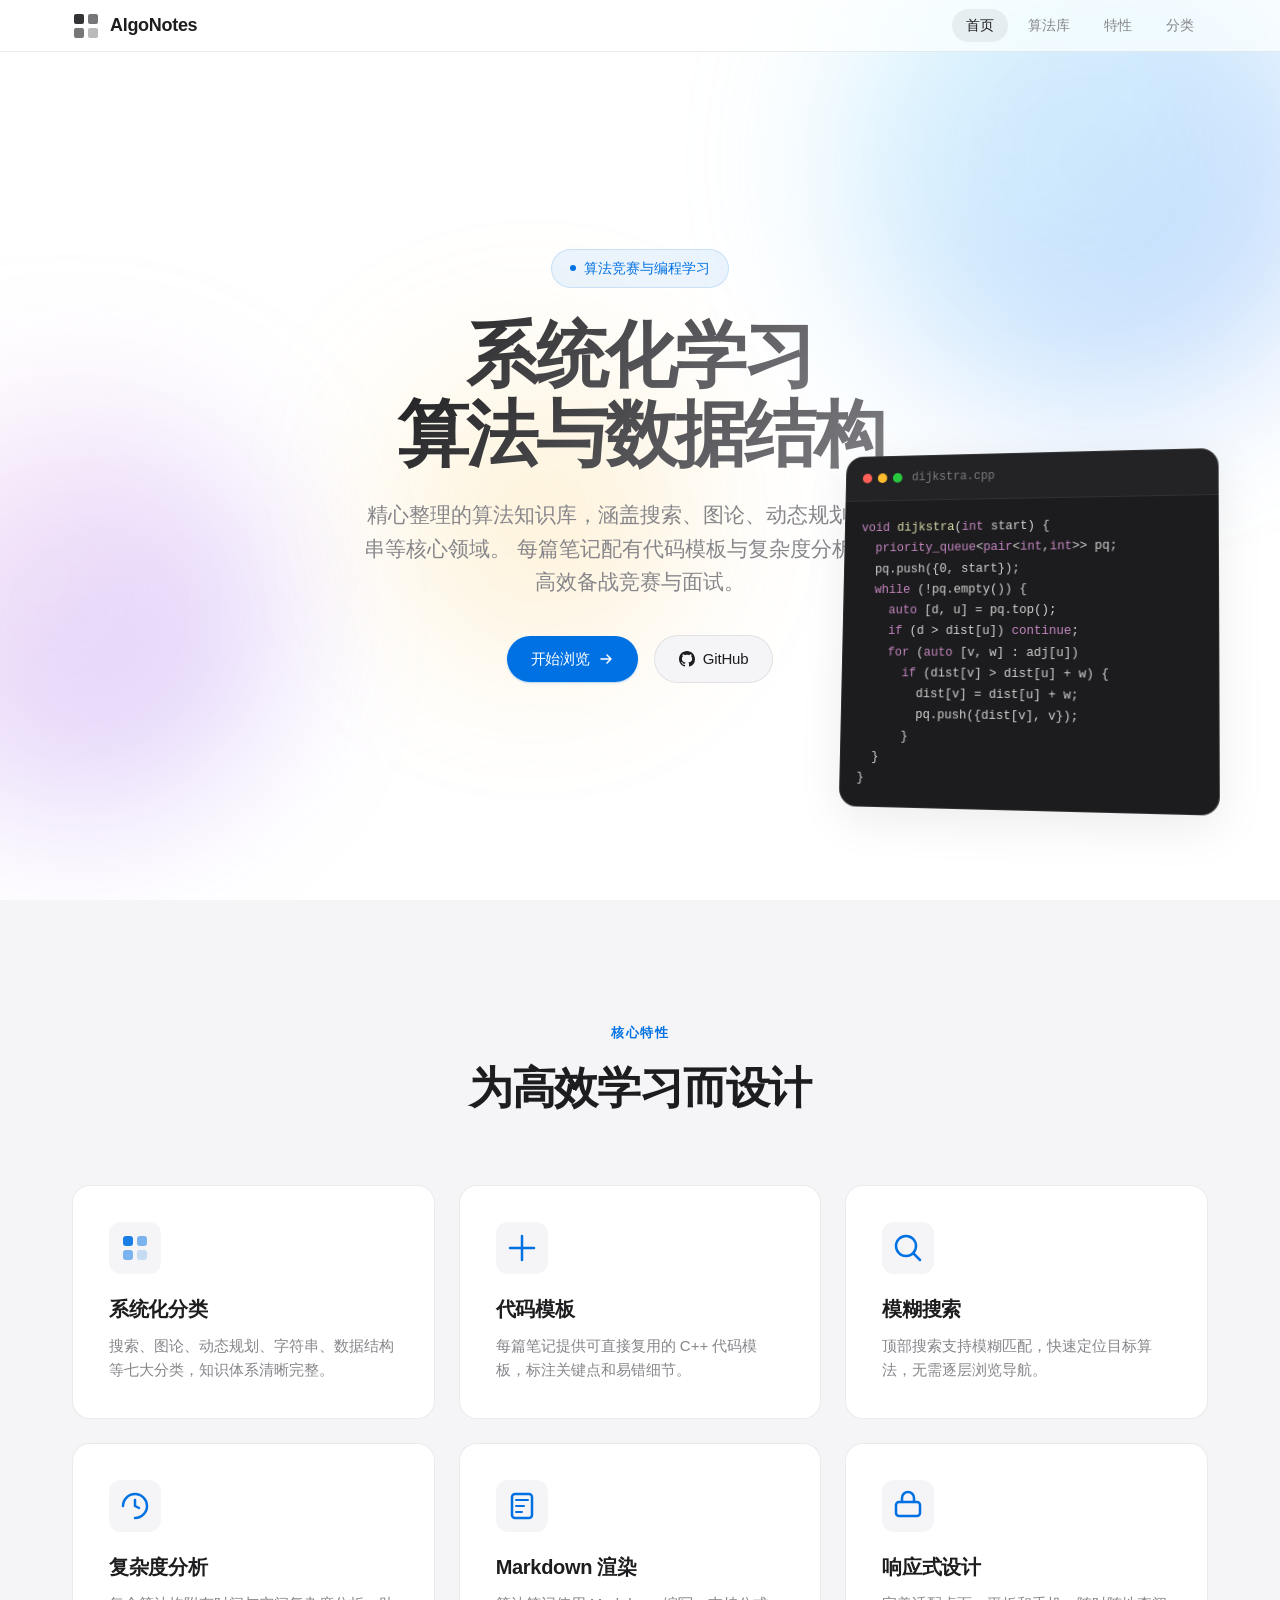
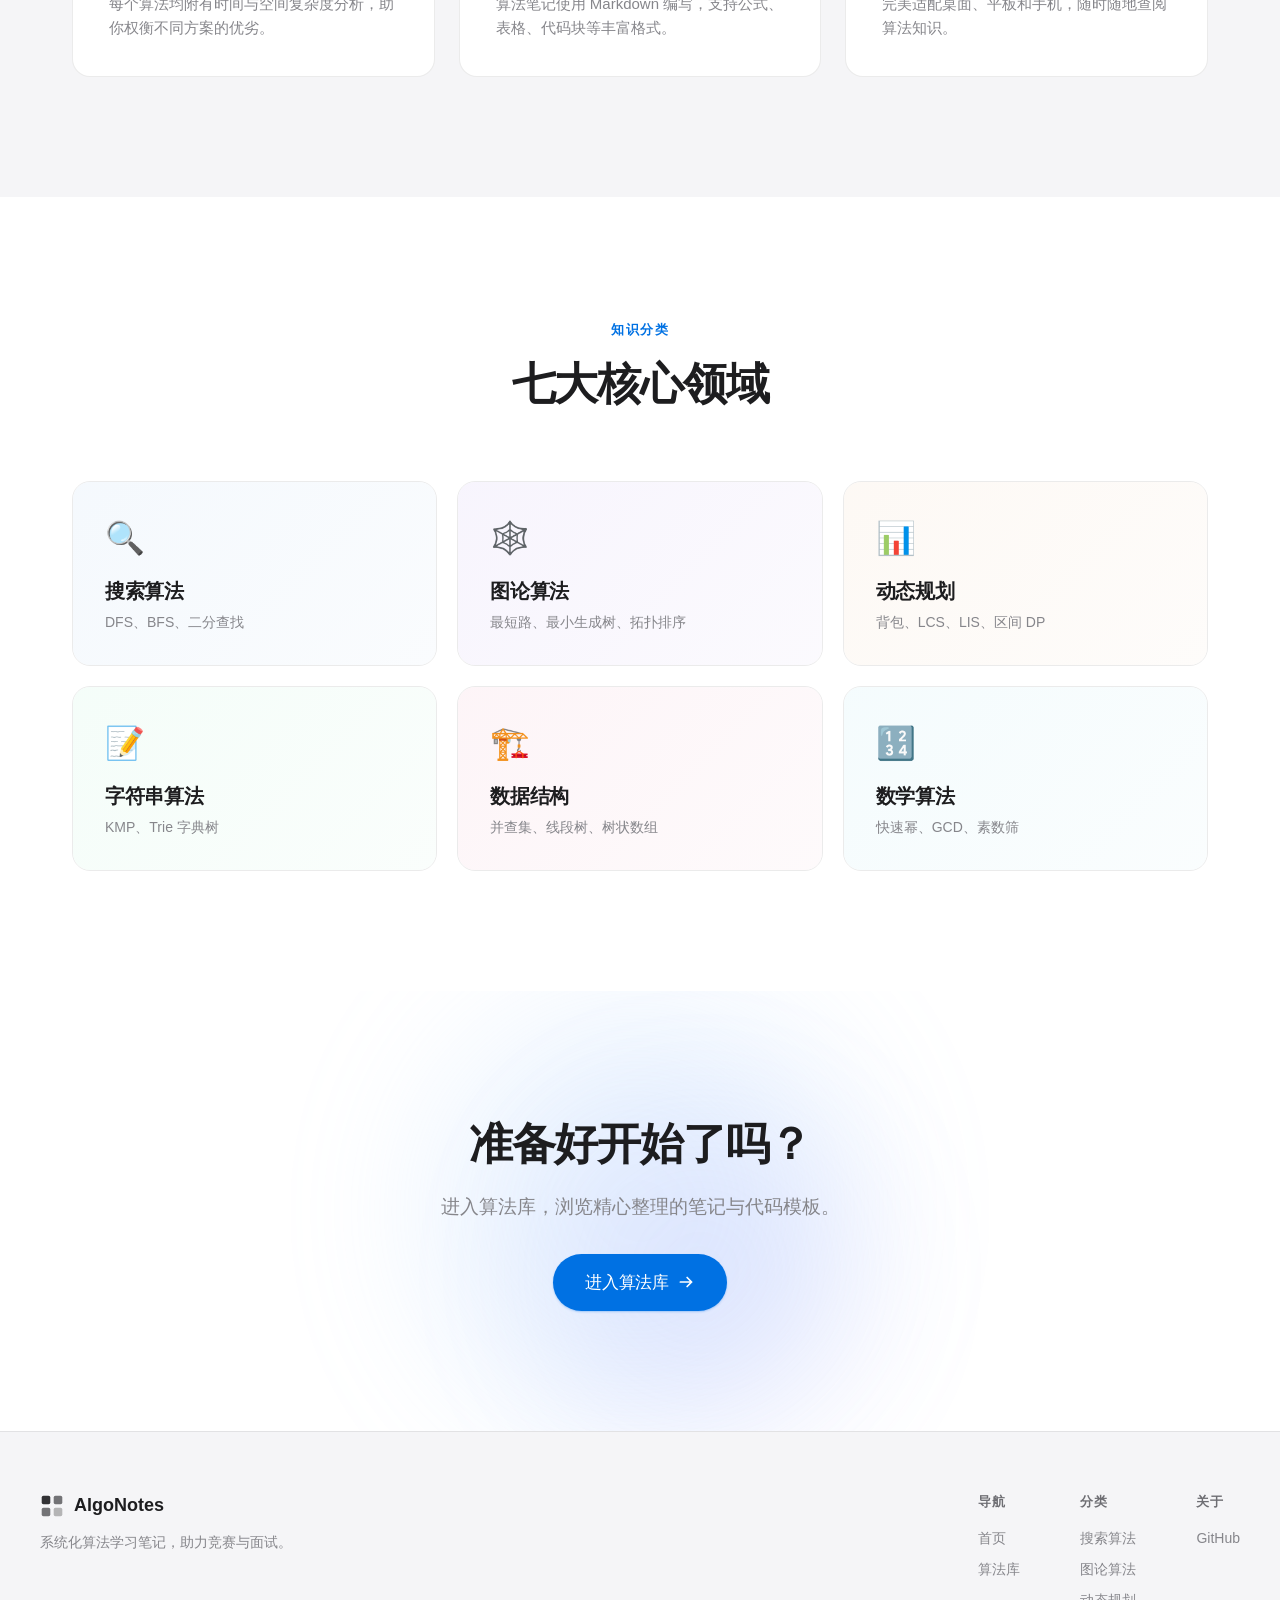
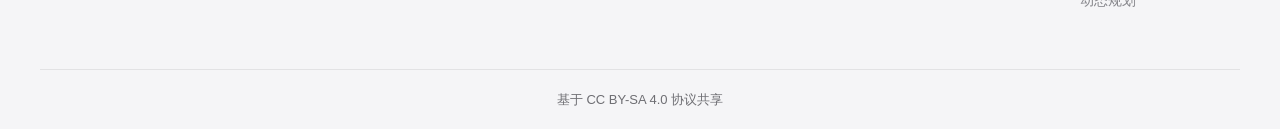
<file: index.html>
<!DOCTYPE html>
<html lang="zh-CN">
<head>
    <meta charset="UTF-8">
    <meta name="viewport" content="width=device-width, initial-scale=1.0">
    <title>算法学习笔记</title>
    <link rel="stylesheet" href="css/home.css">
</head>
<body>
    <!-- 导航栏 -->
    <nav class="navbar" id="navbar">
        <div class="nav-container">
            <a href="./" class="nav-logo">
                <svg width="28" height="28" viewBox="0 0 28 28" fill="none">
                    <rect x="2" y="2" width="10" height="10" rx="2" fill="currentColor" opacity="0.9"/>
                    <rect x="16" y="2" width="10" height="10" rx="2" fill="currentColor" opacity="0.6"/>
                    <rect x="2" y="16" width="10" height="10" rx="2" fill="currentColor" opacity="0.6"/>
                    <rect x="16" y="16" width="10" height="10" rx="2" fill="currentColor" opacity="0.3"/>
                </svg>
                <span>AlgoNotes</span>
            </a>
            <div class="nav-links" id="navLinks">
                <a href="./" class="nav-link active">首页</a>
                <a href="notes.html" class="nav-link">算法库</a>
                <a href="#features" class="nav-link">特性</a>
                <a href="#categories" class="nav-link">分类</a>
            </div>
            <button class="nav-toggle" id="navToggle" aria-label="菜单">
                <span></span>
                <span></span>
            </button>
        </div>
    </nav>

    <!-- Hero 区域 -->
    <section class="hero">
        <div class="hero-bg">
            <div class="gradient-orb orb-1"></div>
            <div class="gradient-orb orb-2"></div>
            <div class="gradient-orb orb-3"></div>
        </div>
        <div class="hero-content">
            <div class="hero-badge">
                <span class="badge-dot"></span>
                算法竞赛与编程学习
            </div>
            <h1 class="hero-title">
                <span class="title-line">系统化学习</span>
                <span class="title-line">算法与数据结构</span>
            </h1>
            <p class="hero-subtitle">
                精心整理的算法知识库，涵盖搜索、图论、动态规划、字符串等核心领域。
                每篇笔记配有代码模板与复杂度分析，助你高效备战竞赛与面试。
            </p>
            <div class="hero-actions">
                <a href="notes.html" class="btn btn-primary">
                    开始浏览
                    <svg width="16" height="16" viewBox="0 0 16 16" fill="none">
                        <path d="M3 8h10M9 4l4 4-4 4" stroke="currentColor" stroke-width="1.5" stroke-linecap="round" stroke-linejoin="round"/>
                    </svg>
                </a>
                <a href="https://github.com/ayanami-oni/algo-notes" class="btn btn-secondary" target="_blank">
                    <svg width="16" height="16" viewBox="0 0 16 16" fill="currentColor">
                        <path d="M8 0C3.58 0 0 3.58 0 8c0 3.54 2.29 6.53 5.47 7.59.4.07.55-.17.55-.38 0-.19-.01-.82-.01-1.49-2.01.37-2.53-.49-2.69-.94-.09-.23-.48-.94-.82-1.13-.28-.15-.68-.52-.01-.53.63-.01 1.08.58 1.23.82.72 1.21 1.87.87 2.33.66.07-.52.28-.87.51-1.07-1.78-.2-3.64-.89-3.64-3.95 0-.87.31-1.59.82-2.15-.08-.2-.36-1.02.08-2.12 0 0 .67-.21 2.2.82.64-.18 1.32-.27 2-.27.68 0 1.36.09 2 .27 1.53-1.04 2.2-.82 2.2-.82.44 1.1.16 1.92.08 2.12.51.56.82 1.27.82 2.15 0 3.07-1.87 3.75-3.65 3.95.29.25.54.73.54 1.48 0 1.07-.01 1.93-.01 2.2 0 .21.15.46.55.38A8.012 8.012 0 0 0 16 8c0-4.42-3.58-8-8-8z"/>
                    </svg>
                    GitHub
                </a>
            </div>
        </div>
        <div class="hero-visual">
            <div class="code-window">
                <div class="code-header">
                    <div class="code-dots">
                        <span></span>
                        <span></span>
                        <span></span>
                    </div>
                    <span class="code-title">dijkstra.cpp</span>
                </div>
                <div class="code-body">
                    <pre><code><span class="code-kw">void</span> <span class="code-fn">dijkstra</span>(<span class="code-kw">int</span> start) {
  <span class="code-kw">priority_queue</span>&lt;<span class="code-kw">pair</span>&lt;<span class="code-kw">int</span>,<span class="code-kw">int</span>&gt;&gt; pq;
  pq.push({0, start});
  <span class="code-kw">while</span> (!pq.empty()) {
    <span class="code-kw">auto</span> [d, u] = pq.top();
    <span class="code-kw">if</span> (d > dist[u]) <span class="code-kw">continue</span>;
    <span class="code-kw">for</span> (<span class="code-kw">auto</span> [v, w] : adj[u])
      <span class="code-kw">if</span> (dist[v] > dist[u] + w) {
        dist[v] = dist[u] + w;
        pq.push({dist[v], v});
      }
  }
}</code></pre>
                </div>
            </div>
        </div>
    </section>

    <!-- 特性展示 -->
    <section class="features" id="features">
        <div class="section-container">
            <div class="section-header">
                <span class="section-label">核心特性</span>
                <h2 class="section-title">为高效学习而设计</h2>
            </div>
            <div class="features-grid">
                <div class="feature-card">
                    <div class="feature-icon">
                        <svg width="32" height="32" viewBox="0 0 32 32" fill="none">
                            <rect x="4" y="4" width="10" height="10" rx="3" fill="currentColor" opacity="0.9"/>
                            <rect x="18" y="4" width="10" height="10" rx="3" fill="currentColor" opacity="0.5"/>
                            <rect x="4" y="18" width="10" height="10" rx="3" fill="currentColor" opacity="0.5"/>
                            <rect x="18" y="18" width="10" height="10" rx="3" fill="currentColor" opacity="0.2"/>
                        </svg>
                    </div>
                    <h3 class="feature-title">系统化分类</h3>
                    <p class="feature-desc">搜索、图论、动态规划、字符串、数据结构等七大分类，知识体系清晰完整。</p>
                </div>
                <div class="feature-card">
                    <div class="feature-icon">
                        <svg width="32" height="32" viewBox="0 0 32 32" fill="none">
                            <path d="M16 4v24M4 16h24" stroke="currentColor" stroke-width="2.5" stroke-linecap="round"/>
                        </svg>
                    </div>
                    <h3 class="feature-title">代码模板</h3>
                    <p class="feature-desc">每篇笔记提供可直接复用的 C++ 代码模板，标注关键点和易错细节。</p>
                </div>
                <div class="feature-card">
                    <div class="feature-icon">
                        <svg width="32" height="32" viewBox="0 0 32 32" fill="none">
                            <circle cx="14" cy="14" r="10" stroke="currentColor" stroke-width="2.5"/>
                            <path d="M22 22l6 6" stroke="currentColor" stroke-width="2.5" stroke-linecap="round"/>
                        </svg>
                    </div>
                    <h3 class="feature-title">模糊搜索</h3>
                    <p class="feature-desc">顶部搜索支持模糊匹配，快速定位目标算法，无需逐层浏览导航。</p>
                </div>
                <div class="feature-card">
                    <div class="feature-icon">
                        <svg width="32" height="32" viewBox="0 0 32 32" fill="none">
                            <path d="M4 16c0-6.627 5.373-12 12-12s12 5.373 12 12-5.373 12-12 12" stroke="currentColor" stroke-width="2.5" stroke-linecap="round"/>
                            <path d="M16 10v6l4 2" stroke="currentColor" stroke-width="2.5" stroke-linecap="round" stroke-linejoin="round"/>
                        </svg>
                    </div>
                    <h3 class="feature-title">复杂度分析</h3>
                    <p class="feature-desc">每个算法均附有时间与空间复杂度分析，助你权衡不同方案的优劣。</p>
                </div>
                <div class="feature-card">
                    <div class="feature-icon">
                        <svg width="32" height="32" viewBox="0 0 32 32" fill="none">
                            <rect x="6" y="4" width="20" height="24" rx="3" stroke="currentColor" stroke-width="2.5"/>
                            <path d="M10 10h12M10 16h8M10 22h6" stroke="currentColor" stroke-width="2" stroke-linecap="round"/>
                        </svg>
                    </div>
                    <h3 class="feature-title">Markdown 渲染</h3>
                    <p class="feature-desc">算法笔记使用 Markdown 编写，支持公式、表格、代码块等丰富格式。</p>
                </div>
                <div class="feature-card">
                    <div class="feature-icon">
                        <svg width="32" height="32" viewBox="0 0 32 32" fill="none">
                            <rect x="4" y="12" width="24" height="14" rx="3" stroke="currentColor" stroke-width="2.5"/>
                            <path d="M10 12V8a6 6 0 0112 0v4" stroke="currentColor" stroke-width="2.5" stroke-linecap="round"/>
                        </svg>
                    </div>
                    <h3 class="feature-title">响应式设计</h3>
                    <p class="feature-desc">完美适配桌面、平板和手机，随时随地查阅算法知识。</p>
                </div>
            </div>
        </div>
    </section>

    <!-- 算法分类 -->
    <section class="categories" id="categories">
        <div class="section-container">
            <div class="section-header">
                <span class="section-label">知识分类</span>
                <h2 class="section-title">七大核心领域</h2>
            </div>
            <div class="categories-grid">
                <a href="notes.html" class="category-card">
                    <div class="category-bg" style="--hue: 210"></div>
                    <div class="category-content">
                        <span class="category-emoji">🔍</span>
                        <h3>搜索算法</h3>
                        <p>DFS、BFS、二分查找</p>
                    </div>
                </a>
                <a href="notes.html" class="category-card">
                    <div class="category-bg" style="--hue: 260"></div>
                    <div class="category-content">
                        <span class="category-emoji">🕸️</span>
                        <h3>图论算法</h3>
                        <p>最短路、最小生成树、拓扑排序</p>
                    </div>
                </a>
                <a href="notes.html" class="category-card">
                    <div class="category-bg" style="--hue: 30"></div>
                    <div class="category-content">
                        <span class="category-emoji">📊</span>
                        <h3>动态规划</h3>
                        <p>背包、LCS、LIS、区间 DP</p>
                    </div>
                </a>
                <a href="notes.html" class="category-card">
                    <div class="category-bg" style="--hue: 150"></div>
                    <div class="category-content">
                        <span class="category-emoji">📝</span>
                        <h3>字符串算法</h3>
                        <p>KMP、Trie 字典树</p>
                    </div>
                </a>
                <a href="notes.html" class="category-card">
                    <div class="category-bg" style="--hue: 340"></div>
                    <div class="category-content">
                        <span class="category-emoji">🏗️</span>
                        <h3>数据结构</h3>
                        <p>并查集、线段树、树状数组</p>
                    </div>
                </a>
                <a href="notes.html" class="category-card">
                    <div class="category-bg" style="--hue: 190"></div>
                    <div class="category-content">
                        <span class="category-emoji">🔢</span>
                        <h3>数学算法</h3>
                        <p>快速幂、GCD、素数筛</p>
                    </div>
                </a>
            </div>
        </div>
    </section>

    <!-- CTA 区域 -->
    <section class="cta">
        <div class="cta-bg">
            <div class="gradient-orb orb-1"></div>
            <div class="gradient-orb orb-2"></div>
        </div>
        <div class="cta-content">
            <h2>准备好开始了吗？</h2>
            <p>进入算法库，浏览精心整理的笔记与代码模板。</p>
            <a href="notes.html" class="btn btn-primary btn-large">
                进入算法库
                <svg width="18" height="18" viewBox="0 0 16 16" fill="none">
                    <path d="M3 8h10M9 4l4 4-4 4" stroke="currentColor" stroke-width="1.5" stroke-linecap="round" stroke-linejoin="round"/>
                </svg>
            </a>
        </div>
    </section>

    <!-- 页脚 -->
    <footer class="footer">
        <div class="footer-container">
            <div class="footer-main">
                <div class="footer-brand">
                    <svg width="24" height="24" viewBox="0 0 28 28" fill="none">
                        <rect x="2" y="2" width="10" height="10" rx="2" fill="currentColor" opacity="0.9"/>
                        <rect x="16" y="2" width="10" height="10" rx="2" fill="currentColor" opacity="0.6"/>
                        <rect x="2" y="16" width="10" height="10" rx="2" fill="currentColor" opacity="0.6"/>
                        <rect x="16" y="16" width="10" height="10" rx="2" fill="currentColor" opacity="0.3"/>
                    </svg>
                    <span>AlgoNotes</span>
                </div>
                <p class="footer-desc">系统化算法学习笔记，助力竞赛与面试。</p>
            </div>
            <div class="footer-links">
                <div class="footer-col">
                    <h4>导航</h4>
                    <a href="./">首页</a>
                    <a href="notes.html">算法库</a>
                </div>
                <div class="footer-col">
                    <h4>分类</h4>
                    <a href="notes.html">搜索算法</a>
                    <a href="notes.html">图论算法</a>
                    <a href="notes.html">动态规划</a>
                </div>
                <div class="footer-col">
                    <h4>关于</h4>
                    <a href="https://github.com/ayanami-oni/algo-notes" target="_blank">GitHub</a>
                </div>
            </div>
        </div>
        <div class="footer-bottom">
            <p>基于 CC BY-SA 4.0 协议共享</p>
        </div>
    </footer>

    <script src="js/home.js"></script>
</body>
</html>
</file>
<file: css/home.css>
/* ========== 基础变量 ========== */
:root {
    --primary: #0071e3;
    --primary-hover: #0077ed;
    --text: #1d1d1f;
    --text-secondary: #86868b;
    --text-tertiary: #6e6e73;
    --bg: #ffffff;
    --bg-secondary: #f5f5f7;
    --bg-tertiary: #fafafa;
    --border: rgba(0, 0, 0, 0.08);
    --shadow-sm: 0 2px 8px rgba(0, 0, 0, 0.04);
    --shadow-md: 0 4px 24px rgba(0, 0, 0, 0.06);
    --shadow-lg: 0 12px 48px rgba(0, 0, 0, 0.08);
    --radius-sm: 12px;
    --radius-md: 18px;
    --radius-lg: 28px;
    --transition: all 0.35s cubic-bezier(0.4, 0, 0.2, 1);
    --transition-fast: all 0.2s cubic-bezier(0.4, 0, 0.2, 1);
    --max-width: 1200px;
    --nav-height: 52px;
}

* {
    margin: 0;
    padding: 0;
    box-sizing: border-box;
}

html {
    scroll-behavior: smooth;
    -webkit-font-smoothing: antialiased;
    -moz-osx-font-smoothing: grayscale;
}

body {
    font-family: -apple-system, BlinkMacSystemFont, "SF Pro Display", "SF Pro Text", "Helvetica Neue", Arial, sans-serif;
    color: var(--text);
    background: var(--bg);
    line-height: 1.5;
    overflow-x: hidden;
}

/* ========== 导航栏 ========== */
.navbar {
    position: fixed;
    top: 0;
    left: 0;
    right: 0;
    height: var(--nav-height);
    background: rgba(255, 255, 255, 0.72);
    backdrop-filter: saturate(180%) blur(20px);
    -webkit-backdrop-filter: saturate(180%) blur(20px);
    border-bottom: 1px solid var(--border);
    z-index: 1000;
    transition: var(--transition-fast);
}

.nav-container {
    max-width: var(--max-width);
    margin: 0 auto;
    height: 100%;
    display: flex;
    align-items: center;
    justify-content: space-between;
    padding: 0 32px;
}

.nav-logo {
    display: flex;
    align-items: center;
    gap: 10px;
    text-decoration: none;
    color: var(--text);
    font-size: 18px;
    font-weight: 600;
    letter-spacing: -0.3px;
    transition: var(--transition-fast);
}

.nav-logo:hover {
    opacity: 0.7;
}

.nav-links {
    display: flex;
    align-items: center;
    gap: 6px;
}

.nav-link {
    padding: 6px 14px;
    border-radius: 100px;
    font-size: 14px;
    font-weight: 500;
    color: var(--text-secondary);
    text-decoration: none;
    transition: var(--transition-fast);
}

.nav-link:hover {
    color: var(--text);
    background: rgba(0, 0, 0, 0.04);
}

.nav-link.active {
    color: var(--text);
    background: rgba(0, 0, 0, 0.06);
}

.nav-toggle {
    display: none;
    width: 36px;
    height: 36px;
    border: none;
    background: none;
    cursor: pointer;
    flex-direction: column;
    align-items: center;
    justify-content: center;
    gap: 5px;
    border-radius: 8px;
    transition: var(--transition-fast);
}

.nav-toggle:hover {
    background: rgba(0, 0, 0, 0.04);
}

.nav-toggle span {
    display: block;
    width: 18px;
    height: 1.5px;
    background: var(--text);
    border-radius: 1px;
    transition: var(--transition-fast);
}

.nav-toggle.active span:first-child {
    transform: rotate(45deg) translateY(3.5px);
}

.nav-toggle.active span:last-child {
    transform: rotate(-45deg) translateY(-3.5px);
}

/* ========== Hero 区域 ========== */
.hero {
    position: relative;
    min-height: 100vh;
    display: flex;
    align-items: center;
    justify-content: center;
    padding: calc(var(--nav-height) + 60px) 32px 80px;
    overflow: hidden;
}

.hero-bg {
    position: absolute;
    inset: 0;
    z-index: 0;
    pointer-events: none;
}

.gradient-orb {
    position: absolute;
    border-radius: 50%;
    filter: blur(80px);
    opacity: 0.35;
    animation: orbFloat 8s ease-in-out infinite;
}

.orb-1 {
    width: 500px;
    height: 500px;
    background: linear-gradient(135deg, #a5f3fc, #3b82f6);
    top: -10%;
    right: -5%;
    animation-delay: 0s;
}

.orb-2 {
    width: 400px;
    height: 400px;
    background: linear-gradient(135deg, #fbcfe8, #8b5cf6);
    bottom: 10%;
    left: -10%;
    animation-delay: -3s;
}

.orb-3 {
    width: 300px;
    height: 300px;
    background: linear-gradient(135deg, #fde68a, #f59e0b);
    top: 40%;
    left: 30%;
    opacity: 0.2;
    animation-delay: -5s;
}

@keyframes orbFloat {
    0%, 100% { transform: translate(0, 0) scale(1); }
    33% { transform: translate(30px, -20px) scale(1.05); }
    66% { transform: translate(-20px, 15px) scale(0.95); }
}

.hero-content {
    position: relative;
    z-index: 1;
    max-width: 680px;
    text-align: center;
}

.hero-badge {
    display: inline-flex;
    align-items: center;
    gap: 8px;
    padding: 8px 18px;
    background: rgba(0, 113, 227, 0.08);
    border: 1px solid rgba(0, 113, 227, 0.15);
    border-radius: 100px;
    font-size: 14px;
    font-weight: 500;
    color: var(--primary);
    margin-bottom: 28px;
    animation: fadeInUp 0.8s ease-out 0.2s both;
}

.badge-dot {
    width: 6px;
    height: 6px;
    background: var(--primary);
    border-radius: 50%;
    animation: pulse 2s ease-in-out infinite;
}

@keyframes pulse {
    0%, 100% { opacity: 1; transform: scale(1); }
    50% { opacity: 0.5; transform: scale(1.3); }
}

.hero-title {
    font-size: 72px;
    font-weight: 700;
    letter-spacing: -2.5px;
    line-height: 1.1;
    margin-bottom: 24px;
    animation: fadeInUp 0.8s ease-out 0.4s both;
}

.title-line {
    display: block;
    background: linear-gradient(135deg, var(--text) 0%, var(--text-secondary) 100%);
    -webkit-background-clip: text;
    -webkit-text-fill-color: transparent;
    background-clip: text;
}

.hero-subtitle {
    font-size: 21px;
    color: var(--text-secondary);
    line-height: 1.6;
    max-width: 560px;
    margin: 0 auto 36px;
    animation: fadeInUp 0.8s ease-out 0.6s both;
}

.hero-actions {
    display: flex;
    align-items: center;
    justify-content: center;
    gap: 16px;
    animation: fadeInUp 0.8s ease-out 0.8s both;
}

.hero-visual {
    position: absolute;
    right: 5%;
    top: 50%;
    transform: translateY(-50%);
    z-index: 1;
    animation: fadeInUp 1s ease-out 1s both;
}

.code-window {
    width: 380px;
    background: #1c1c1e;
    border-radius: var(--radius-md);
    box-shadow: var(--shadow-lg), 0 0 0 1px rgba(255, 255, 255, 0.08) inset;
    overflow: hidden;
    transform: perspective(1000px) rotateY(-8deg) rotateX(4deg);
    transition: var(--transition);
}

.code-window:hover {
    transform: perspective(1000px) rotateY(-4deg) rotateX(2deg) translateY(-4px);
    box-shadow: 0 20px 60px rgba(0, 0, 0, 0.15), 0 0 0 1px rgba(255, 255, 255, 0.08) inset;
}

.code-header {
    display: flex;
    align-items: center;
    gap: 10px;
    padding: 14px 18px;
    background: rgba(255, 255, 255, 0.03);
    border-bottom: 1px solid rgba(255, 255, 255, 0.06);
}

.code-dots {
    display: flex;
    gap: 6px;
}

.code-dots span {
    width: 10px;
    height: 10px;
    border-radius: 50%;
}

.code-dots span:nth-child(1) { background: #ff5f57; }
.code-dots span:nth-child(2) { background: #febc2e; }
.code-dots span:nth-child(3) { background: #28c840; }

.code-title {
    font-size: 12px;
    color: rgba(255, 255, 255, 0.4);
    font-family: "SF Mono", Monaco, monospace;
}

.code-body {
    padding: 18px;
    overflow-x: auto;
}

.code-body pre {
    margin: 0;
    font-family: "SF Mono", "Fira Code", Monaco, "Cascadia Code", monospace;
    font-size: 12.5px;
    line-height: 1.7;
    color: #d4d4d4;
}

.code-body code {
    font-family: inherit;
}

.code-kw { color: #c586c0; }
.code-fn { color: #dcdcaa; }

/* ========== 按钮 ========== */
.btn {
    display: inline-flex;
    align-items: center;
    gap: 8px;
    padding: 12px 24px;
    border-radius: 100px;
    font-size: 15px;
    font-weight: 500;
    text-decoration: none;
    cursor: pointer;
    border: none;
    transition: var(--transition-fast);
    letter-spacing: -0.2px;
}

.btn-primary {
    background: var(--primary);
    color: #fff;
    box-shadow: 0 1px 2px rgba(0, 113, 227, 0.3);
}

.btn-primary:hover {
    background: var(--primary-hover);
    transform: translateY(-1px);
    box-shadow: 0 4px 12px rgba(0, 113, 227, 0.35);
}

.btn-secondary {
    background: var(--bg-secondary);
    color: var(--text);
    border: 1px solid var(--border);
}

.btn-secondary:hover {
    background: #ebebef;
    transform: translateY(-1px);
}

.btn-large {
    padding: 16px 32px;
    font-size: 17px;
}

/* ========== 通用区块 ========== */
.section-container {
    max-width: var(--max-width);
    margin: 0 auto;
    padding: 0 32px;
}

.section-header {
    text-align: center;
    margin-bottom: 64px;
}

.section-label {
    display: inline-block;
    font-size: 13px;
    font-weight: 600;
    text-transform: uppercase;
    letter-spacing: 1.5px;
    color: var(--primary);
    margin-bottom: 12px;
}

.section-title {
    font-size: 44px;
    font-weight: 700;
    letter-spacing: -1.2px;
    color: var(--text);
}

/* ========== 特性展示 ========== */
.features {
    padding: 120px 0;
    background: var(--bg-secondary);
}

.features-grid {
    display: grid;
    grid-template-columns: repeat(3, 1fr);
    gap: 24px;
}

.feature-card {
    background: var(--bg);
    border-radius: var(--radius-md);
    padding: 36px;
    border: 1px solid var(--border);
    transition: var(--transition);
    cursor: default;
}

.feature-card:hover {
    transform: translateY(-4px);
    box-shadow: var(--shadow-md);
    border-color: transparent;
}

.feature-icon {
    width: 52px;
    height: 52px;
    display: flex;
    align-items: center;
    justify-content: center;
    background: var(--bg-secondary);
    border-radius: var(--radius-sm);
    margin-bottom: 20px;
    color: var(--primary);
    transition: var(--transition-fast);
}

.feature-card:hover .feature-icon {
    background: var(--primary);
    color: #fff;
    transform: scale(1.05);
}

.feature-title {
    font-size: 20px;
    font-weight: 600;
    margin-bottom: 10px;
    letter-spacing: -0.3px;
}

.feature-desc {
    font-size: 15px;
    color: var(--text-secondary);
    line-height: 1.6;
}

/* ========== 算法分类 ========== */
.categories {
    padding: 120px 0;
    background: var(--bg);
}

.categories-grid {
    display: grid;
    grid-template-columns: repeat(3, 1fr);
    gap: 20px;
}

.category-card {
    position: relative;
    display: block;
    text-decoration: none;
    border-radius: var(--radius-md);
    overflow: hidden;
    padding: 32px;
    min-height: 180px;
    transition: var(--transition);
    border: 1px solid var(--border);
}

.category-card:hover {
    transform: translateY(-3px);
    box-shadow: var(--shadow-md);
    border-color: transparent;
}

.category-bg {
    position: absolute;
    inset: 0;
    background: linear-gradient(135deg, hsl(var(--hue), 70%, 96%) 0%, hsl(var(--hue), 60%, 98%) 100%);
    opacity: 0.6;
    transition: var(--transition);
}

.category-card:hover .category-bg {
    opacity: 0.9;
}

.category-content {
    position: relative;
    z-index: 1;
}

.category-emoji {
    font-size: 32px;
    display: block;
    margin-bottom: 14px;
}

.category-content h3 {
    font-size: 20px;
    font-weight: 600;
    color: var(--text);
    margin-bottom: 6px;
    letter-spacing: -0.3px;
}

.category-content p {
    font-size: 14px;
    color: var(--text-secondary);
}

/* ========== CTA 区域 ========== */
.cta {
    position: relative;
    padding: 120px 32px;
    text-align: center;
    overflow: hidden;
}

.cta-bg {
    position: absolute;
    inset: 0;
    z-index: 0;
    pointer-events: none;
}

.cta-bg .orb-1 {
    width: 400px;
    height: 400px;
    background: linear-gradient(135deg, #bfdbfe, #60a5fa);
    top: 50%;
    left: 50%;
    transform: translate(-50%, -50%);
    opacity: 0.25;
    animation: orbFloat 10s ease-in-out infinite;
}

.cta-bg .orb-2 {
    width: 300px;
    height: 300px;
    background: linear-gradient(135deg, #ddd6fe, #a78bfa);
    top: 50%;
    left: 50%;
    transform: translate(-30%, -30%);
    opacity: 0.15;
    animation: orbFloat 12s ease-in-out infinite reverse;
}

.cta-content {
    position: relative;
    z-index: 1;
    max-width: 600px;
    margin: 0 auto;
}

.cta-content h2 {
    font-size: 44px;
    font-weight: 700;
    letter-spacing: -1.2px;
    margin-bottom: 16px;
}

.cta-content p {
    font-size: 19px;
    color: var(--text-secondary);
    margin-bottom: 32px;
}

/* ========== 页脚 ========== */
.footer {
    background: var(--bg-secondary);
    border-top: 1px solid var(--border);
    padding: 60px 32px 0;
}

.footer-container {
    max-width: var(--max-width);
    margin: 0 auto;
    display: flex;
    justify-content: space-between;
    gap: 60px;
    padding-bottom: 48px;
}

.footer-main {
    max-width: 280px;
}

.footer-brand {
    display: flex;
    align-items: center;
    gap: 10px;
    font-size: 18px;
    font-weight: 600;
    color: var(--text);
    margin-bottom: 12px;
}

.footer-desc {
    font-size: 14px;
    color: var(--text-secondary);
    line-height: 1.6;
}

.footer-links {
    display: flex;
    gap: 60px;
}

.footer-col h4 {
    font-size: 13px;
    font-weight: 600;
    text-transform: uppercase;
    letter-spacing: 0.8px;
    color: var(--text-tertiary);
    margin-bottom: 16px;
}

.footer-col a {
    display: block;
    font-size: 14px;
    color: var(--text-secondary);
    text-decoration: none;
    margin-bottom: 10px;
    transition: var(--transition-fast);
}

.footer-col a:hover {
    color: var(--primary);
}

.footer-bottom {
    max-width: var(--max-width);
    margin: 0 auto;
    padding: 20px 0;
    border-top: 1px solid var(--border);
    text-align: center;
}

.footer-bottom p {
    font-size: 13px;
    color: var(--text-tertiary);
}

/* ========== 动画 ========== */
@keyframes fadeInUp {
    from {
        opacity: 0;
        transform: translateY(30px);
    }
    to {
        opacity: 1;
        transform: translateY(0);
    }
}

/* ========== 响应式 ========== */
@media (max-width: 1024px) {
    .hero-visual {
        display: none;
    }

    .hero-title {
        font-size: 56px;
    }

    .features-grid {
        grid-template-columns: repeat(2, 1fr);
    }

    .categories-grid {
        grid-template-columns: repeat(2, 1fr);
    }
}

@media (max-width: 768px) {
    :root {
        --nav-height: 48px;
    }

    .nav-container {
        padding: 0 20px;
    }

    .nav-links {
        position: fixed;
        top: var(--nav-height);
        left: 0;
        right: 0;
        background: rgba(255, 255, 255, 0.95);
        backdrop-filter: blur(20px);
        -webkit-backdrop-filter: blur(20px);
        flex-direction: column;
        padding: 16px 20px;
        gap: 4px;
        border-bottom: 1px solid var(--border);
        transform: translateY(-100%);
        opacity: 0;
        pointer-events: none;
        transition: var(--transition);
    }

    .nav-links.active {
        transform: translateY(0);
        opacity: 1;
        pointer-events: auto;
    }

    .nav-link {
        width: 100%;
        padding: 10px 16px;
        text-align: left;
    }

    .nav-toggle {
        display: flex;
    }

    .hero {
        padding: calc(var(--nav-height) + 40px) 20px 60px;
        min-height: auto;
    }

    .hero-title {
        font-size: 40px;
        letter-spacing: -1.5px;
    }

    .hero-subtitle {
        font-size: 17px;
    }

    .hero-actions {
        flex-direction: column;
        width: 100%;
    }

    .btn {
        width: 100%;
        justify-content: center;
    }

    .section-container {
        padding: 0 20px;
    }

    .section-title {
        font-size: 32px;
    }

    .features {
        padding: 80px 0;
    }

    .features-grid {
        grid-template-columns: 1fr;
    }

    .categories {
        padding: 80px 0;
    }

    .categories-grid {
        grid-template-columns: 1fr;
    }

    .cta {
        padding: 80px 20px;
    }

    .cta-content h2 {
        font-size: 32px;
    }

    .footer-container {
        flex-direction: column;
        gap: 40px;
    }

    .footer-links {
        flex-wrap: wrap;
        gap: 32px;
    }
}

/* ========== 滚动动画 ========== */
.reveal {
    opacity: 0;
    transform: translateY(40px);
    transition: all 0.8s cubic-bezier(0.4, 0, 0.2, 1);
}

.reveal.visible {
    opacity: 1;
    transform: translateY(0);
}
</file>
